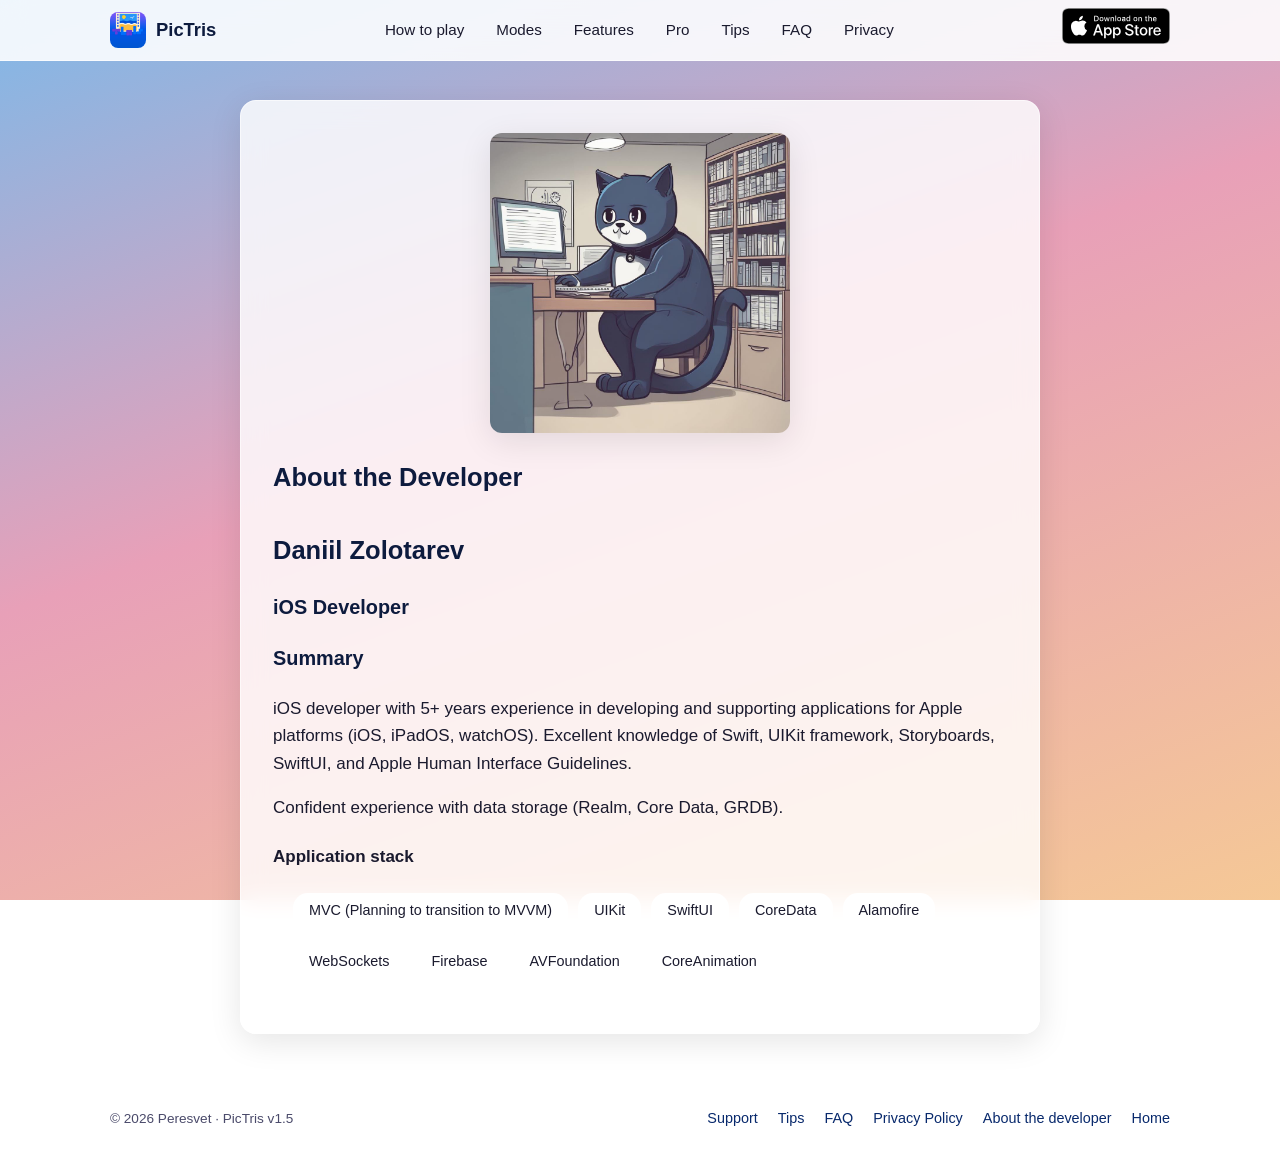
<file: about.html>
<!DOCTYPE html>
<html lang="en">
<head>
    <meta charset="UTF-8">
    <meta name="viewport" content="width=device-width, initial-scale=1.0">
    <title>About the Developer — PicTris</title>
    <meta name="description" content="Daniil Zolotarev — iOS developer and creator of PicTris, a photo puzzle arcade app with Tetris gameplay over your gallery.">
    <meta name="keywords" content="pictris, tetris, photo, puzzle, arcade, gallery, video, blogger, creator, reaction, screen record, photo roulette">
    <link rel="canonical" href="https://gromozekapp.github.io/Pictris_web/about.html">
    <link rel="icon" type="image/png" sizes="32x32" href="favicon-32.png">
    <link rel="apple-touch-icon" href="apple-touch-icon.png">
    <link rel="stylesheet" href="css/main.css">
    <script src="js/theme.js" defer></script>
    <script src="js/main.js" defer></script>
</head>
<body>
    <header class="site-header">
        <div class="header-inner">
            <a href="index.html" class="logo" aria-label="PicTris home">
                <img src="images/hero/app-icon.png" alt="" width="36" height="36">
                PicTris
            </a>
            <button class="nav-toggle" aria-label="Toggle navigation" aria-expanded="false">
                <span></span><span></span><span></span>
            </button>
            <nav aria-label="Main navigation">
                <ul class="nav-links">
                    <li><a href="index.html#how-to-play">How to play</a></li>
                    <li><a href="index.html#modes">Modes</a></li>
                    <li><a href="index.html#features">Features</a></li>
                    <li><a href="index.html#pro">Pro</a></li>
                    <li><a href="tips.html">Tips</a></li>
                    <li><a href="faq.html">FAQ</a></li>
                    <li><a href="privacy.html">Privacy</a></li>
                </ul>
            </nav>
            <div class="header-cta">
                <a href="https://apps.apple.com/bg/app/pictris/id6739788238" class="app-store-link" target="_blank" rel="noopener noreferrer">
                    <img src="images/US/Download_on_App_Store/Black_lockup/SVG/Download_on_the_App_Store_Badge_US-UK_RGB_blk_092917.svg"
                         alt="Download on the App Store"
                         class="app-store-badge light-badge"
                         height="36">
                    <img src="images/US/Download_on_App_Store/White_lockup/SVG/Download_on_the_App_Store_Badge_US-UK_RGB_wht_092917.svg"
                         alt="Download on the App Store"
                         class="app-store-badge dark-badge"
                         height="36">
                </a>
            </div>
        </div>
    </header>

    <main>
        <article class="page-content container">
            <img src="images/cat-with-laptop.jpg"
                 alt="Developer cat with a laptop"
                 width="300" height="300"
                 class="page-hero-img developer-cat"
                 loading="lazy">

            <h1>About the Developer</h1>

            <section>
                <h2>Daniil Zolotarev</h2>
                <h3>iOS Developer</h3>

                <h3>Summary</h3>
                <p>iOS developer with 5+ years experience in developing and supporting applications for Apple platforms (iOS, iPadOS, watchOS). Excellent knowledge of Swift, UIKit framework, Storyboards, SwiftUI, and Apple Human Interface Guidelines.</p>
                <p>Confident experience with data storage (Realm, Core Data, GRDB).</p>

                <h4>Application stack</h4>
                <ul class="tech-stack">
                    <li>MVC (Planning to transition to MVVM)</li>
                    <li>UIKit</li>
                    <li>SwiftUI</li>
                    <li>CoreData</li>
                    <li>Alamofire</li>
                    <li>WebSockets</li>
                    <li>Firebase</li>
                    <li>AVFoundation</li>
                    <li>CoreAnimation</li>
                </ul>
            </section>
        </article>
    </main>

    <footer class="site-footer">
        <div class="footer-inner">
            <p class="footer-copy">© 2026 Peresvet · PicTris v1.5</p>
            <div class="footer-links">
                <a href="mailto:gromozeka@abv.bg">Support</a>
                <a href="tips.html">Tips</a>
                <a href="faq.html">FAQ</a>
                <a href="privacy.html">Privacy Policy</a>
                <a href="about.html">About the developer</a>
                <a href="index.html">Home</a>
            </div>
        </div>
    </footer>
</body>
</html>
</file>
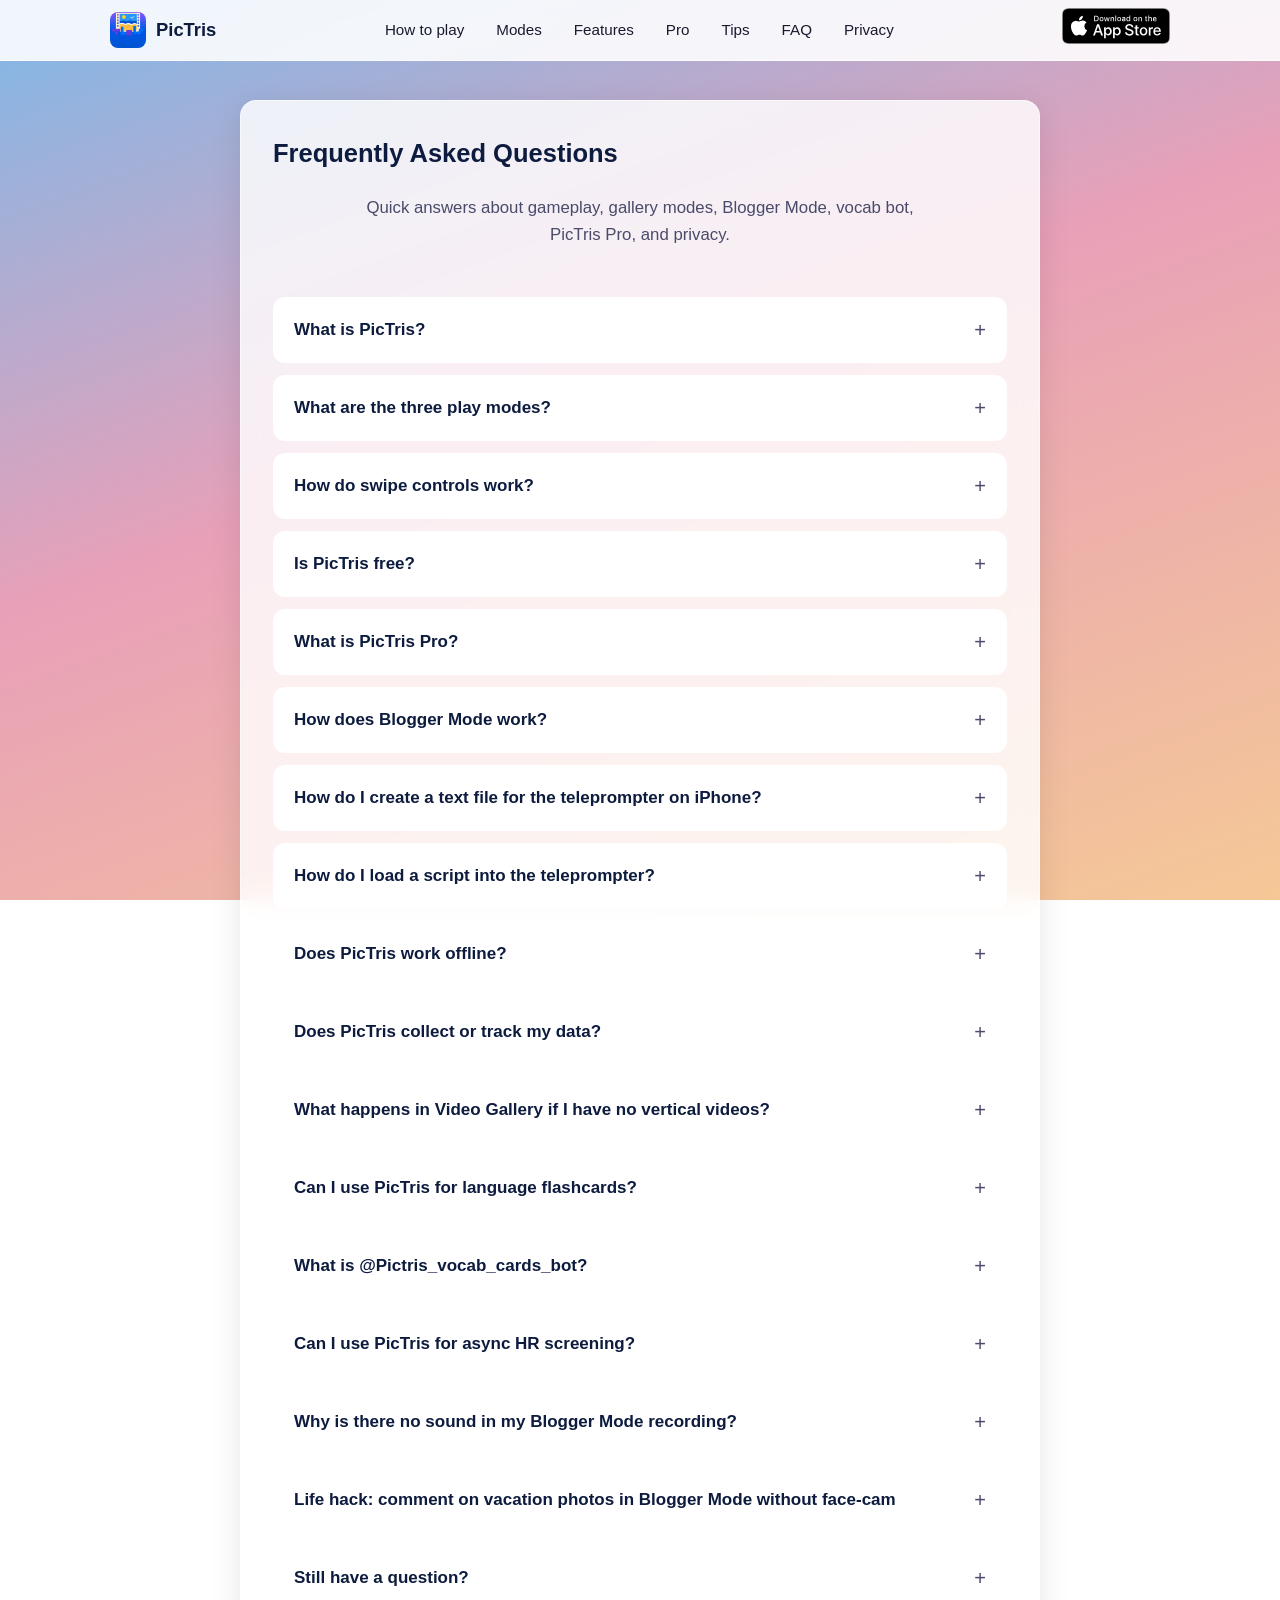
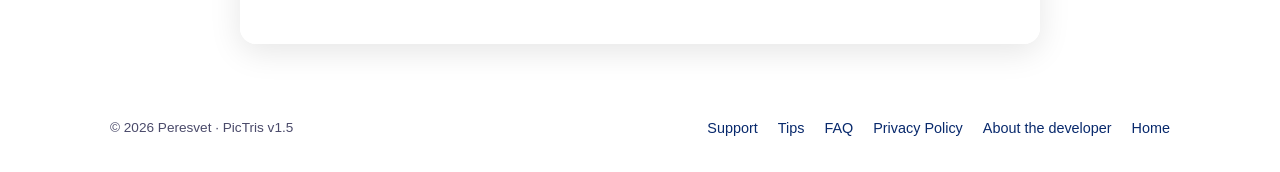
<file: faq.html>
<!DOCTYPE html>
<html lang="en">
<head>
    <meta charset="UTF-8">
    <meta name="viewport" content="width=device-width, initial-scale=1.0">
    <title>FAQ — PicTris</title>
    <meta name="description" content="FAQ about PicTris — photo puzzle arcade, @Pictris_vocab_cards_bot flashcards, async HR screening, Blogger Mode, teleprompter, and PicTris Pro.">
    <meta name="keywords" content="pictris, tetris, flashcards, telegram bot, vocab cards, language tutor, HR screening, async interview, blogger mode, teleprompter, gallery">
    <link rel="canonical" href="https://gromozekapp.github.io/Pictris_web/faq.html">
    <link rel="icon" type="image/png" sizes="32x32" href="favicon-32.png">
    <link rel="apple-touch-icon" href="apple-touch-icon.png">
    <link rel="stylesheet" href="css/main.css">
    <script src="js/theme.js" defer></script>
    <script src="js/main.js" defer></script>
</head>
<body>
    <header class="site-header">
        <div class="header-inner">
            <a href="index.html" class="logo" aria-label="PicTris home">
                <img src="images/hero/app-icon.png" alt="" width="36" height="36">
                PicTris
            </a>
            <button class="nav-toggle" aria-label="Toggle navigation" aria-expanded="false">
                <span></span><span></span><span></span>
            </button>
            <nav aria-label="Main navigation">
                <ul class="nav-links">
                    <li><a href="index.html#how-to-play">How to play</a></li>
                    <li><a href="index.html#modes">Modes</a></li>
                    <li><a href="index.html#features">Features</a></li>
                    <li><a href="index.html#pro">Pro</a></li>
                    <li><a href="tips.html">Tips</a></li>
                    <li><a href="faq.html" aria-current="page">FAQ</a></li>
                    <li><a href="privacy.html">Privacy</a></li>
                </ul>
            </nav>
            <div class="header-cta">
                <a href="https://apps.apple.com/bg/app/pictris/id6739788238" class="app-store-link" target="_blank" rel="noopener noreferrer">
                    <img src="images/US/Download_on_App_Store/Black_lockup/SVG/Download_on_the_App_Store_Badge_US-UK_RGB_blk_092917.svg"
                         alt="Download on the App Store"
                         class="app-store-badge light-badge"
                         height="36">
                    <img src="images/US/Download_on_App_Store/White_lockup/SVG/Download_on_the_App_Store_Badge_US-UK_RGB_wht_092917.svg"
                         alt="Download on the App Store"
                         class="app-store-badge dark-badge"
                         height="36">
                </a>
            </div>
        </div>
    </header>

    <main>
        <article class="page-content container">
            <h1>Frequently Asked Questions</h1>
            <p class="section-subtitle">Quick answers about gameplay, gallery modes, Blogger Mode, vocab bot, PicTris Pro, and privacy.</p>

            <div class="faq-list">

                <details class="faq-item">
                    <summary class="faq-question">What is PicTris?</summary>
                    <div class="faq-answer">
                        <p>PicTris is Tetris meets your photo library. You save videos and photos — and never open them again. PicTris turns forgotten clips and images from your gallery into the backdrop of a classic block puzzle. Play offline, swipe through your own media like a personal feed, and rediscover memories while you play.</p>
                    </div>
                </details>

                <details class="faq-item">
                    <summary class="faq-question">What are the three play modes?</summary>
                    <div class="faq-answer">
                        <ul>
                            <li><strong>Photo Gallery</strong> — static photos from your library behind the game board</li>
                            <li><strong>Video Gallery</strong> — vertical videos play in the background, with sound</li>
                            <li><strong>Blogger Mode</strong> — front camera as a live background while you play and record</li>
                        </ul>
                    </div>
                </details>

                <details class="faq-item">
                    <summary class="faq-question">How do swipe controls work?</summary>
                    <div class="faq-answer">
                        <ul>
                            <li><strong>Swipe left / right</strong> — move the falling block and browse your gallery</li>
                            <li><strong>Swipe up</strong> — rotate the block</li>
                            <li><strong>Swipe down</strong> — hard-drop the block and jump to the next photo or video</li>
                            <li><strong>Long press</strong> — pause the game and video playback together</li>
                        </ul>
                        <p>You can also filter media by day, week, month, year, or all photos; preview what’s coming next in the left panel; delete unwanted items; and share the current photo or video.</p>
                    </div>
                </details>

                <details class="faq-item">
                    <summary class="faq-question">Is PicTris free?</summary>
                    <div class="faq-answer">
                        <p>Yes. The core game — Photo Gallery and Video Gallery — is completely free with no ads, no tracking, and no accounts. Blogger Mode includes <strong>one free recording per day</strong>. PicTris Pro is an optional upgrade for creators who need more.</p>
                    </div>
                </details>

                <details class="faq-item">
                    <summary class="faq-question">What is PicTris Pro?</summary>
                    <div class="faq-answer">
                        <p>PicTris Pro is an optional In-App Purchase (monthly or lifetime) that unlocks:</p>
                        <ul>
                            <li>Unlimited Blogger Mode recordings</li>
                            <li>No watermark on exported videos</li>
                            <li>Full teleprompter access — auto scroll, manual swipe, scripts from Files</li>
                        </ul>
                        <p>The core game stays free. Pro only adds advanced Blogger Mode features.</p>
                    </div>
                </details>

                <details class="faq-item">
                    <summary class="faq-question">How does Blogger Mode work?</summary>
                    <div class="faq-answer">
                        <p>Blogger Mode turns PicTris into a reaction and gameplay recorder for creators:</p>
                        <ul>
                            <li>Your <strong>front camera</strong> fills the background</li>
                            <li><strong>Screen capture</strong> records the session</li>
                            <li>The <strong>microphone</strong> captures your voice together with in-game sounds</li>
                            <li>Hide the grid or score panel for a cleaner shot</li>
                            <li>Use the built-in <strong>teleprompter</strong> with auto scroll or manual swipe</li>
                            <li>After game over — watch, save to Photos, or share your video</li>
                        </ul>
                        <p>Recordings stay on your device.</p>
                    </div>
                </details>

                <details class="faq-item">
                    <summary class="faq-question">How do I create a text file for the teleprompter on iPhone?</summary>
                    <div class="faq-answer">
                        <p>In Blogger Mode, the teleprompter loads plain <code>.txt</code> files from the Files app. Here is the easiest way to create one:</p>
                        <ol>
                            <li>Open <strong>Notes</strong></li>
                            <li>Tap the <strong>pencil</strong> icon in the top-right corner to start a new note</li>
                            <li>Write your script</li>
                            <li>Tap <strong>Share</strong> in the top-right corner → <strong>Save to Files</strong></li>
                            <li>Choose a folder and add <strong>.txt</strong> to the end of the filename (for example, <code>my-script.txt</code>)</li>
                            <li>Tap <strong>Save</strong></li>
                        </ol>
                        <p>In PicTris, open Blogger Mode → teleprompter → load the file from Files.</p>
                    </div>
                </details>

                <details class="faq-item">
                    <summary class="faq-question">How do I load a script into the teleprompter?</summary>
                    <div class="faq-answer">
                        <ol>
                            <li>Start a game in <strong>Blogger Mode</strong></li>
                            <li>Open the teleprompter panel</li>
                            <li>Tap to import a <code>.txt</code> file from the <strong>Files</strong> app</li>
                            <li>Choose <strong>auto scroll</strong> or <strong>manual swipe</strong> to read while you play</li>
                        </ol>
                    </div>
                </details>

                <details class="faq-item">
                    <summary class="faq-question">Does PicTris work offline?</summary>
                    <div class="faq-answer">
                        <p>Yes. Core gameplay is fully offline — no internet required. Your photos, videos, and recordings never leave your device.</p>
                    </div>
                </details>

                <details class="faq-item">
                    <summary class="faq-question">Does PicTris collect or track my data?</summary>
                    <div class="faq-answer">
                        <p>No. PicTris has no ads, no analytics, no tracking, and no user accounts. Everything stays on your device. Photo library access is only used to display your media as game backgrounds — you control permissions in iOS Settings at any time.</p>
                    </div>
                </details>

                <details class="faq-item">
                    <summary class="faq-question">What happens in Video Gallery if I have no vertical videos?</summary>
                    <div class="faq-answer">
                        <p>If you deny photo library access, or your library has no portrait videos, PicTris shows a <strong>default static background</strong> — the same placeholder used in Photo Gallery. No internet required, no downloads. Grant access and add vertical videos to your library to play them as backgrounds with sound.</p>
                    </div>
                </details>

                <details class="faq-item">
                    <summary class="faq-question">Can I use PicTris for language flashcards?</summary>
                    <div class="faq-answer">
                        <p>Yes. Generate vertical vocab cards with the Telegram bot <a href="https://t.me/Pictris_vocab_cards_bot" target="_blank" rel="noopener noreferrer">@Pictris_vocab_cards_bot</a>, save the PNGs to Photos, open <strong>Photo Gallery</strong>, and use <strong>Limit Access</strong> to show only those images. Play Tetris while cards cycle in the background — a quick review session between lessons.</p>
                        <p>For oral checks, use <strong>Blogger Mode</strong> with a <code>.txt</code> question script in the teleprompter. Upload the recording to cloud or social and send the link to your tutor. <a href="tips.html#language-flashcards">Full guide →</a></p>
                    </div>
                </details>

                <details class="faq-item">
                    <summary class="faq-question">What is @Pictris_vocab_cards_bot?</summary>
                    <div class="faq-answer">
                        <p><a href="https://t.me/Pictris_vocab_cards_bot" target="_blank" rel="noopener noreferrer">@Pictris_vocab_cards_bot</a> is a Telegram bot that creates vocabulary flashcards for PicTris — vertical <strong>1080×1920</strong> PNGs with word, transcription, example sentence, and optional AI illustration.</p>
                        <ul>
                            <li>Send a word list as text or upload <code>words.txt</code> / <code>words.json</code></li>
                            <li>Free tier: daily credits without AI images</li>
                            <li>Paid packs via Telegram Stars for AI art and more cards</li>
                        </ul>
                        <p>Save the deck to Photos, then review in PicTris Photo Gallery. The bot makes the cards — the app helps you memorize. <a href="tips.html#vocab-bot">How to use →</a></p>
                    </div>
                </details>

                <details class="faq-item">
                    <summary class="faq-question">Can I use PicTris for async HR screening?</summary>
                    <div class="faq-answer">
                        <p>Yes. <strong>Blogger Mode</strong> lets you record answers to HR questions on the front camera with a teleprompter script loaded from Files. Hide the grid for a cleaner frame, then upload to YouTube Unlisted, Google Drive, or iCloud and send the link to the recruiter.</p>
                        <p>You control where the video lives and who can see it — no third-party AI interview platform required. Some employers may still require their own tooling; PicTris is a candidate-controlled alternative, not an ATS. <a href="tips.html#hr-screening">Full guide →</a></p>
                    </div>
                </details>

                <details class="faq-item">
                    <summary class="faq-question">Why is there no sound in my Blogger Mode recording?</summary>
                    <div class="faq-answer">
                        <p>Make sure PicTris has <strong>Microphone</strong> permission in iOS Settings → PicTris. Screen recording captures gameplay video; the microphone records your voice separately during export.</p>
                    </div>
                </details>

                <details class="faq-item">
                    <summary class="faq-question">Life hack: comment on vacation photos in Blogger Mode without face-cam</summary>
                    <div class="faq-answer">
                        <p>Want to tell a story about a trip, birthday, or any event — with your photos on screen and your voice on the recording — but without showing your face? PicTris can do that. Blogger Mode normally uses the front camera as a live background. If camera access is off, the game falls back to your selected gallery photos instead. You play, comment, and export a video recap. <a href="tips.html#vacation-recap">Full step-by-step guide →</a></p>

                        <h3>What you get</h3>
                        <ul>
                            <li>A vertical video with your event photos as the backdrop</li>
                            <li>Tetris gameplay on top — or hide the grid for a cleaner look</li>
                            <li>Your voice commentary via the microphone</li>
                            <li>Swipe down to hard-drop a block and jump to the next photo while recording</li>
                        </ul>

                        <h3>Step 1 — Curate photos for the story</h3>
                        <ol>
                            <li>Open PicTris and go to <strong>Photo Gallery</strong> mode (or grant photo access when prompted).</li>
                            <li>When iOS asks for photo library access, tap <strong>Limit Access…</strong> (or <strong>Select Photos…</strong> on older iOS versions).</li>
                            <li>Pick only the photos you want in your story — e.g. all shots from one vacation, party, or weekend.</li>
                            <li>Confirm selection. PicTris will cycle through this curated set during gameplay.</li>
                        </ol>
                        <p>To add or remove photos later: <strong>Settings</strong> → <strong>PicTris</strong> → <strong>Photos</strong> → <strong>Edit Selected Photos…</strong></p>

                        <h3>Step 2 — Turn off camera access</h3>
                        <ol>
                            <li>Open the iOS <strong>Settings</strong> app.</li>
                            <li>Scroll down and tap <strong>PicTris</strong>.</li>
                            <li>Tap <strong>Camera</strong> and choose <strong>None</strong> (or disable camera access).</li>
                        </ol>
                        <p>Keep <strong>Microphone</strong> enabled — you need it for voice commentary. Photo library access should stay on for your selected images.</p>

                        <h3>Step 3 — Record in Blogger Mode</h3>
                        <ol>
                            <li>Open PicTris and start <strong>Blogger Mode</strong>.</li>
                            <li>Your curated photos appear as the live background instead of the camera feed.</li>
                            <li>Optional: open the <strong>teleprompter</strong> and load a <code>.txt</code> script so you do not forget what to say.</li>
                            <li>Optional: hide the <strong>grid</strong> or <strong>score panel</strong> for a cleaner recording.</li>
                            <li>Play and narrate — swipe down to move to the next photo when you are ready.</li>
                            <li>After game over: preview the recording, then save to Photos or share.</li>
                        </ol>

                        <h3>Tips for a better recap video</h3>
                        <ul>
                            <li>Order your selected photos chronologically in the library before recording, or plan which swipes advance the story.</li>
                            <li>Write a short script in Notes, save it as <code>.txt</code>, and use the teleprompter while you play.</li>
                            <li>Use a quiet room so your voice is clear over the game sounds.</li>
                            <li>Free plan: one Blogger Mode recording per day. <strong>PicTris Pro</strong> unlocks unlimited recordings and removes the watermark.</li>
                        </ul>

                        <p>When you are done, you can turn camera access back on in Settings → PicTris → Camera if you want face-cam recordings again.</p>
                    </div>
                </details>

                <details class="faq-item">
                    <summary class="faq-question">Still have a question?</summary>
                    <div class="faq-answer">
                        <p>Do you have any questions or suggestions? We are always happy to help! Contact us at <a href="mailto:gromozeka@abv.bg">gromozeka@abv.bg</a>.</p>
                    </div>
                </details>

            </div>
        </article>
    </main>

    <footer class="site-footer">
        <div class="footer-inner">
            <p class="footer-copy">© 2026 Peresvet · PicTris v1.5</p>
            <div class="footer-links">
                <a href="mailto:gromozeka@abv.bg">Support</a>
                <a href="tips.html">Tips</a>
                <a href="faq.html">FAQ</a>
                <a href="privacy.html">Privacy Policy</a>
                <a href="about.html">About the developer</a>
                <a href="index.html">Home</a>
            </div>
        </div>
    </footer>
</body>
</html>
</file>
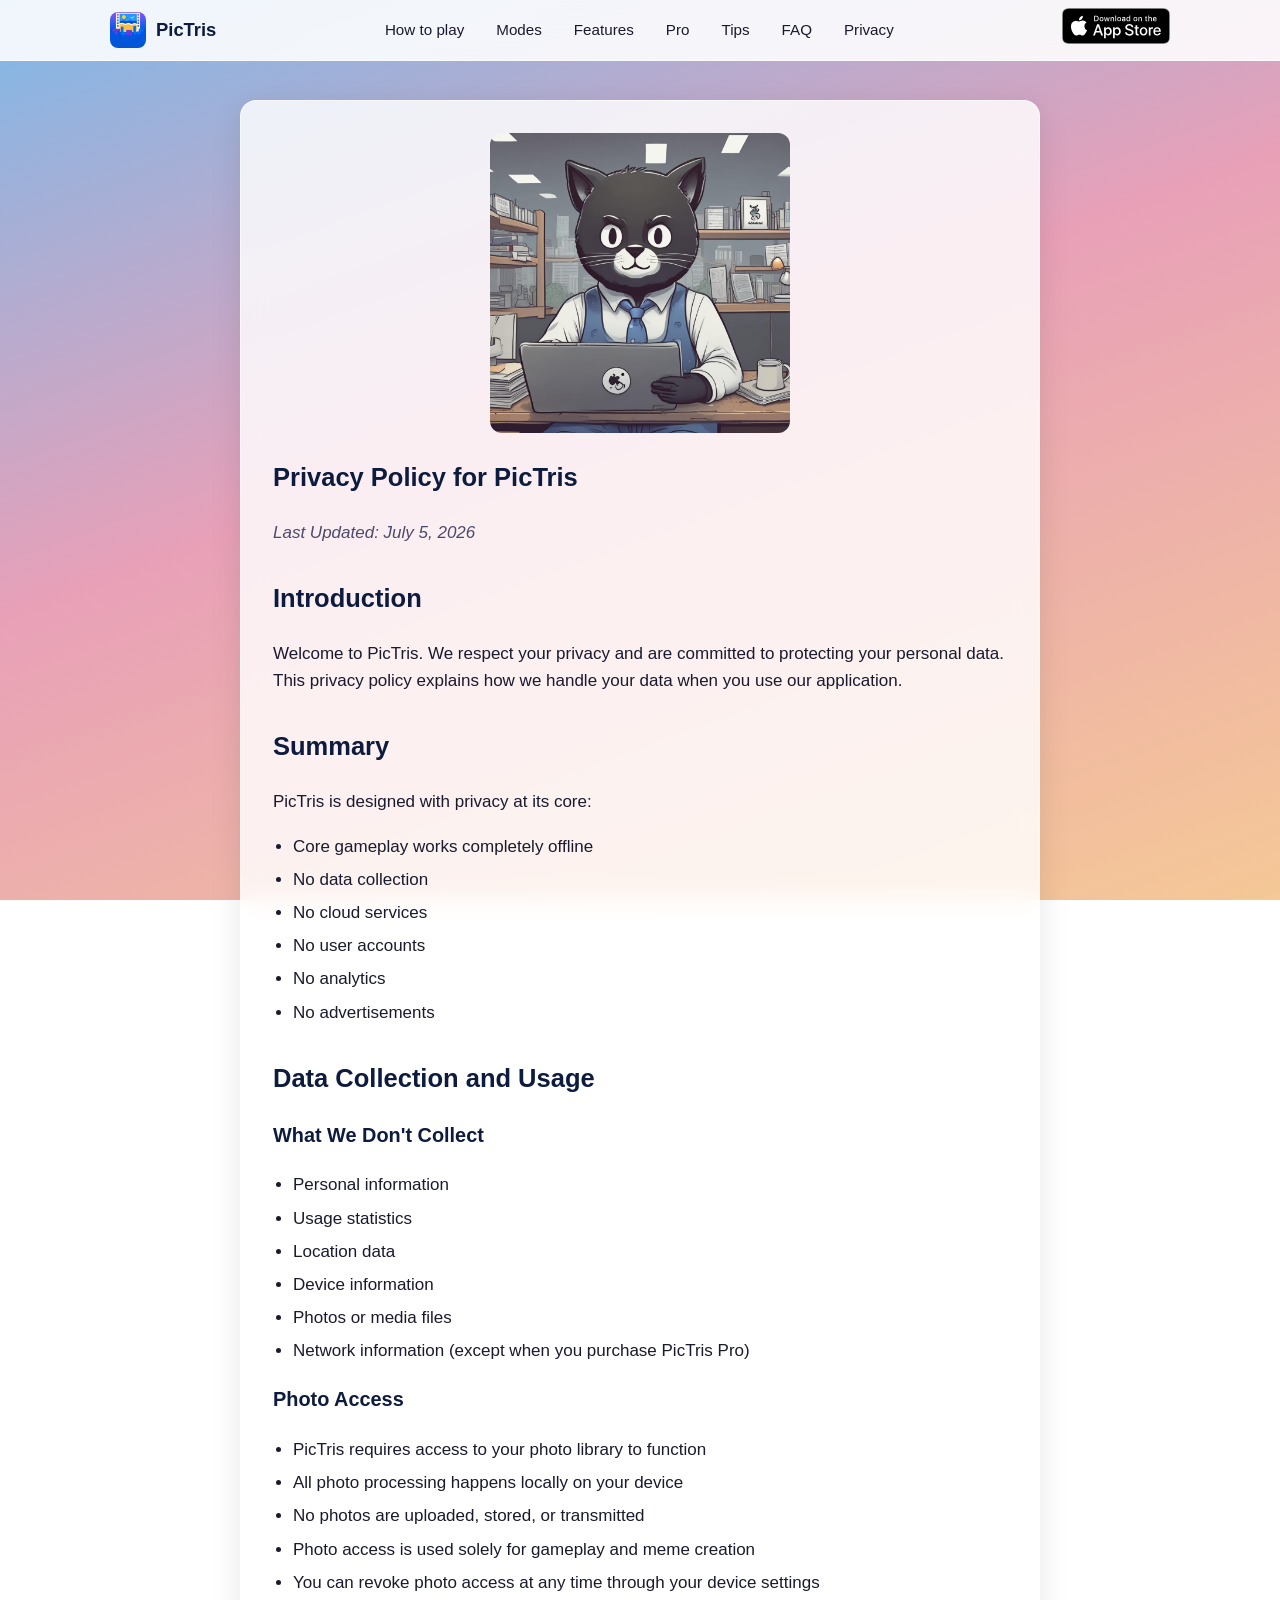
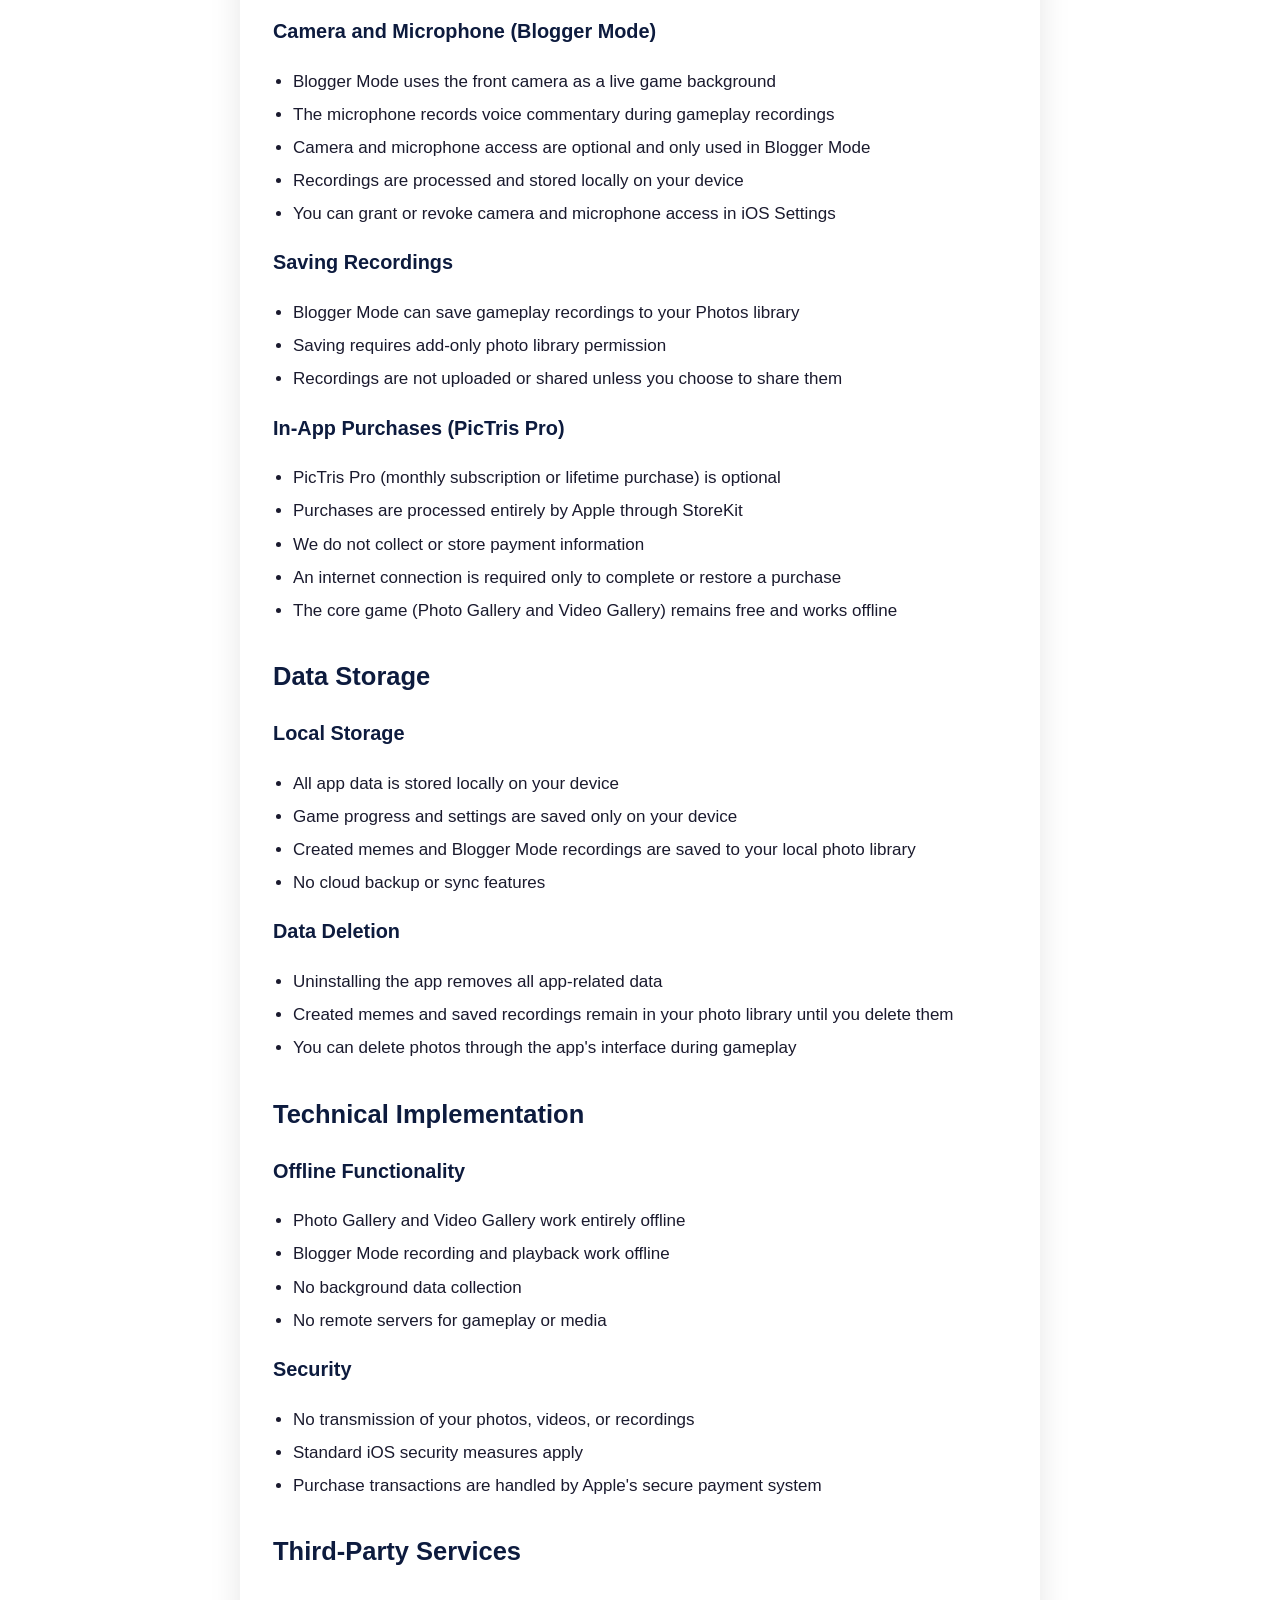
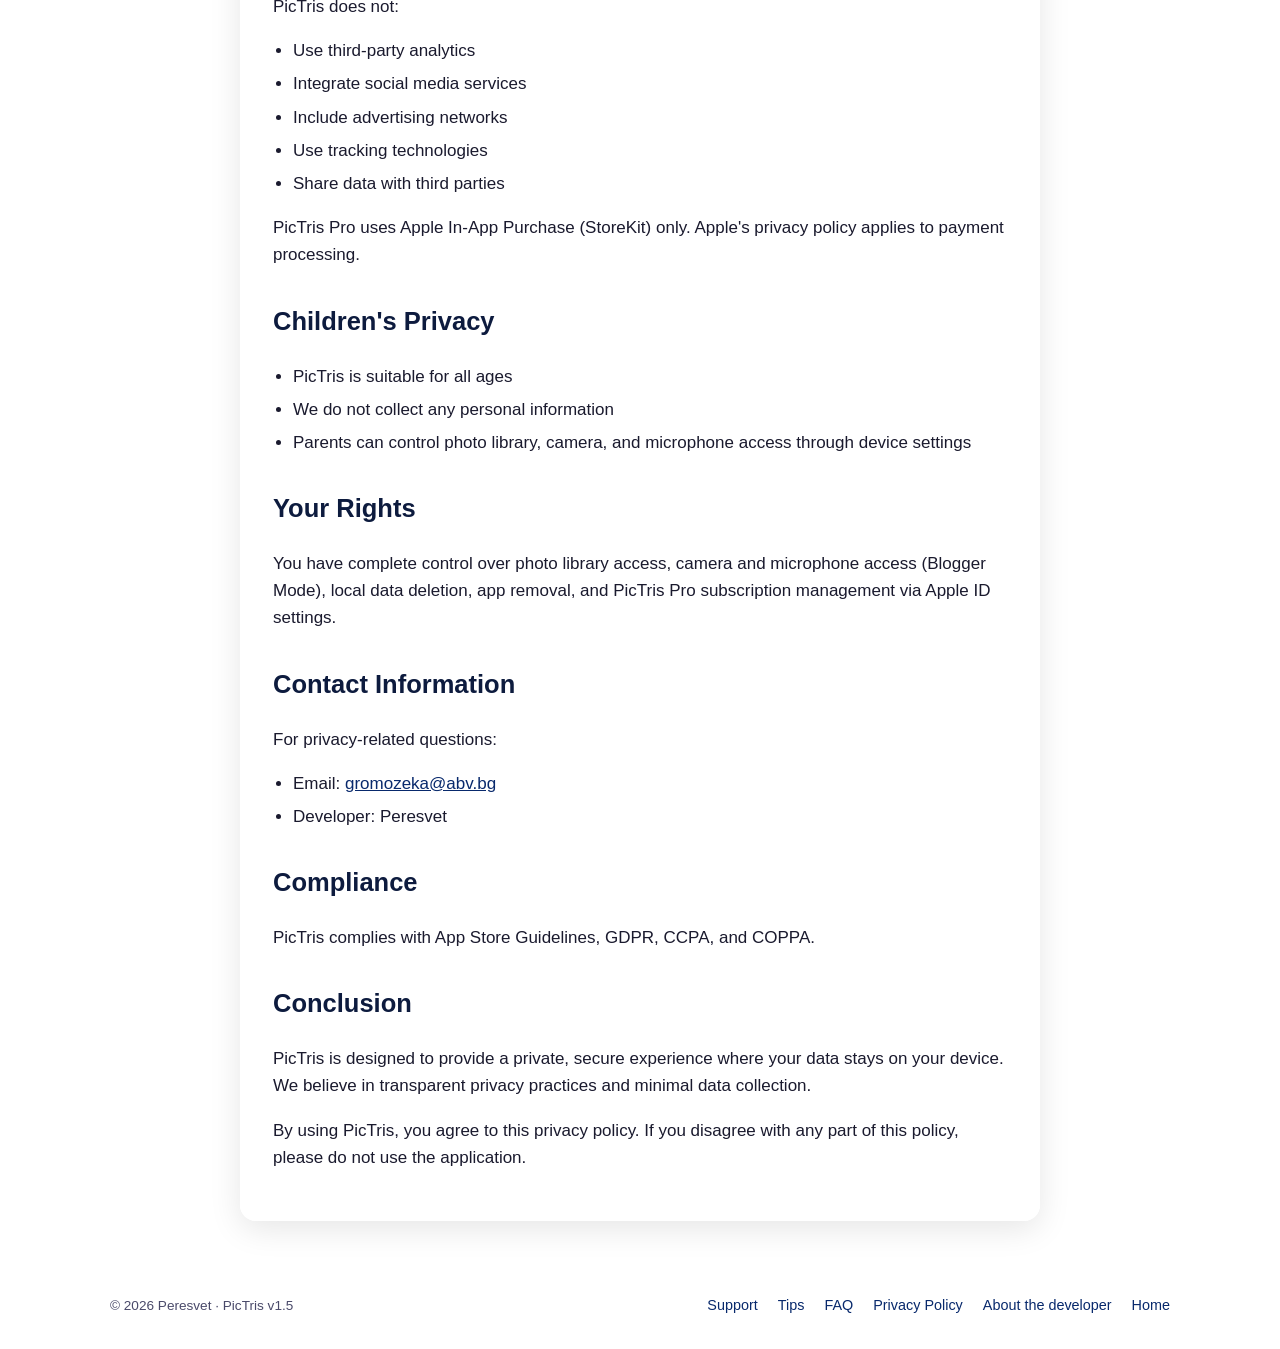
<file: privacy.html>
<!DOCTYPE html>
<html lang="en">
<head>
    <meta charset="UTF-8">
    <meta name="viewport" content="width=device-width, initial-scale=1.0">
    <title>Privacy Policy — PicTris</title>
    <meta name="description" content="PicTris privacy policy. Offline photo puzzle arcade — no data collection, no tracking, no ads. Your photos and videos stay on your device.">
    <meta name="keywords" content="pictris, tetris, photo, puzzle, arcade, gallery, video, blogger, creator, reaction, screen record, photo roulette">
    <link rel="canonical" href="https://gromozekapp.github.io/Pictris_web/privacy.html">
    <link rel="icon" type="image/png" sizes="32x32" href="favicon-32.png">
    <link rel="apple-touch-icon" href="apple-touch-icon.png">
    <link rel="stylesheet" href="css/main.css">
    <script src="js/theme.js" defer></script>
    <script src="js/main.js" defer></script>
</head>
<body>
    <header class="site-header">
        <div class="header-inner">
            <a href="index.html" class="logo" aria-label="PicTris home">
                <img src="images/hero/app-icon.png" alt="" width="36" height="36">
                PicTris
            </a>
            <button class="nav-toggle" aria-label="Toggle navigation" aria-expanded="false">
                <span></span><span></span><span></span>
            </button>
            <nav aria-label="Main navigation">
                <ul class="nav-links">
                    <li><a href="index.html#how-to-play">How to play</a></li>
                    <li><a href="index.html#modes">Modes</a></li>
                    <li><a href="index.html#features">Features</a></li>
                    <li><a href="index.html#pro">Pro</a></li>
                    <li><a href="tips.html">Tips</a></li>
                    <li><a href="faq.html">FAQ</a></li>
                    <li><a href="privacy.html">Privacy</a></li>
                </ul>
            </nav>
            <div class="header-cta">
                <a href="https://apps.apple.com/bg/app/pictris/id6739788238" class="app-store-link" target="_blank" rel="noopener noreferrer">
                    <img src="images/US/Download_on_App_Store/Black_lockup/SVG/Download_on_the_App_Store_Badge_US-UK_RGB_blk_092917.svg"
                         alt="Download on the App Store"
                         class="app-store-badge light-badge"
                         height="36">
                    <img src="images/US/Download_on_App_Store/White_lockup/SVG/Download_on_the_App_Store_Badge_US-UK_RGB_wht_092917.svg"
                         alt="Download on the App Store"
                         class="app-store-badge dark-badge"
                         height="36">
                </a>
            </div>
        </div>
    </header>

    <main>
        <article class="page-content container">
            <img src="images/cat-with-planshet.jpg"
                 alt="Cat with a tablet"
                 width="300" height="300"
                 class="page-hero-img"
                 loading="lazy">

            <h1>Privacy Policy for PicTris</h1>
            <p class="date">Last Updated: July 5, 2026</p>

            <section>
                <h2>Introduction</h2>
                <p>Welcome to PicTris. We respect your privacy and are committed to protecting your personal data. This privacy policy explains how we handle your data when you use our application.</p>
            </section>

            <section>
                <h2>Summary</h2>
                <p>PicTris is designed with privacy at its core:</p>
                <ul>
                    <li>Core gameplay works completely offline</li>
                    <li>No data collection</li>
                    <li>No cloud services</li>
                    <li>No user accounts</li>
                    <li>No analytics</li>
                    <li>No advertisements</li>
                </ul>
            </section>

            <section>
                <h2>Data Collection and Usage</h2>
                <h3>What We Don't Collect</h3>
                <ul>
                    <li>Personal information</li>
                    <li>Usage statistics</li>
                    <li>Location data</li>
                    <li>Device information</li>
                    <li>Photos or media files</li>
                    <li>Network information (except when you purchase PicTris Pro)</li>
                </ul>

                <h3>Photo Access</h3>
                <ul>
                    <li>PicTris requires access to your photo library to function</li>
                    <li>All photo processing happens locally on your device</li>
                    <li>No photos are uploaded, stored, or transmitted</li>
                    <li>Photo access is used solely for gameplay and meme creation</li>
                    <li>You can revoke photo access at any time through your device settings</li>
                </ul>

                <h3>Camera and Microphone (Blogger Mode)</h3>
                <ul>
                    <li>Blogger Mode uses the front camera as a live game background</li>
                    <li>The microphone records voice commentary during gameplay recordings</li>
                    <li>Camera and microphone access are optional and only used in Blogger Mode</li>
                    <li>Recordings are processed and stored locally on your device</li>
                    <li>You can grant or revoke camera and microphone access in iOS Settings</li>
                </ul>

                <h3>Saving Recordings</h3>
                <ul>
                    <li>Blogger Mode can save gameplay recordings to your Photos library</li>
                    <li>Saving requires add-only photo library permission</li>
                    <li>Recordings are not uploaded or shared unless you choose to share them</li>
                </ul>

                <h3>In-App Purchases (PicTris Pro)</h3>
                <ul>
                    <li>PicTris Pro (monthly subscription or lifetime purchase) is optional</li>
                    <li>Purchases are processed entirely by Apple through StoreKit</li>
                    <li>We do not collect or store payment information</li>
                    <li>An internet connection is required only to complete or restore a purchase</li>
                    <li>The core game (Photo Gallery and Video Gallery) remains free and works offline</li>
                </ul>
            </section>

            <section>
                <h2>Data Storage</h2>
                <h3>Local Storage</h3>
                <ul>
                    <li>All app data is stored locally on your device</li>
                    <li>Game progress and settings are saved only on your device</li>
                    <li>Created memes and Blogger Mode recordings are saved to your local photo library</li>
                    <li>No cloud backup or sync features</li>
                </ul>

                <h3>Data Deletion</h3>
                <ul>
                    <li>Uninstalling the app removes all app-related data</li>
                    <li>Created memes and saved recordings remain in your photo library until you delete them</li>
                    <li>You can delete photos through the app's interface during gameplay</li>
                </ul>
            </section>

            <section>
                <h2>Technical Implementation</h2>
                <h3>Offline Functionality</h3>
                <ul>
                    <li>Photo Gallery and Video Gallery work entirely offline</li>
                    <li>Blogger Mode recording and playback work offline</li>
                    <li>No background data collection</li>
                    <li>No remote servers for gameplay or media</li>
                </ul>

                <h3>Security</h3>
                <ul>
                    <li>No transmission of your photos, videos, or recordings</li>
                    <li>Standard iOS security measures apply</li>
                    <li>Purchase transactions are handled by Apple's secure payment system</li>
                </ul>
            </section>

            <section>
                <h2>Third-Party Services</h2>
                <p>PicTris does not:</p>
                <ul>
                    <li>Use third-party analytics</li>
                    <li>Integrate social media services</li>
                    <li>Include advertising networks</li>
                    <li>Use tracking technologies</li>
                    <li>Share data with third parties</li>
                </ul>
                <p>PicTris Pro uses Apple In-App Purchase (StoreKit) only. Apple's privacy policy applies to payment processing.</p>
            </section>

            <section>
                <h2>Children's Privacy</h2>
                <ul>
                    <li>PicTris is suitable for all ages</li>
                    <li>We do not collect any personal information</li>
                    <li>Parents can control photo library, camera, and microphone access through device settings</li>
                </ul>
            </section>

            <section>
                <h2>Your Rights</h2>
                <p>You have complete control over photo library access, camera and microphone access (Blogger Mode), local data deletion, app removal, and PicTris Pro subscription management via Apple ID settings.</p>
            </section>

            <section>
                <h2>Contact Information</h2>
                <p>For privacy-related questions:</p>
                <ul>
                    <li>Email: <a href="mailto:gromozeka@abv.bg">gromozeka@abv.bg</a></li>
                    <li>Developer: Peresvet</li>
                </ul>
            </section>

            <section>
                <h2>Compliance</h2>
                <p>PicTris complies with App Store Guidelines, GDPR, CCPA, and COPPA.</p>
            </section>

            <section>
                <h2>Conclusion</h2>
                <p>PicTris is designed to provide a private, secure experience where your data stays on your device. We believe in transparent privacy practices and minimal data collection.</p>
                <p>By using PicTris, you agree to this privacy policy. If you disagree with any part of this policy, please do not use the application.</p>
            </section>
        </article>
    </main>

    <footer class="site-footer">
        <div class="footer-inner">
            <p class="footer-copy">© 2026 Peresvet · PicTris v1.5</p>
            <div class="footer-links">
                <a href="mailto:gromozeka@abv.bg">Support</a>
                <a href="tips.html">Tips</a>
                <a href="faq.html">FAQ</a>
                <a href="privacy.html">Privacy Policy</a>
                <a href="about.html">About the developer</a>
                <a href="index.html">Home</a>
            </div>
        </div>
    </footer>
</body>
</html>
</file>
<file: css/main.css>
/* PicTris landing — main styles */

:root[data-theme="light"] {
  --bg-gradient-start: #7eb8e8;
  --bg-gradient-mid: #e8a0b8;
  --bg-gradient-end: #f5c896;
  --text-color: #1a1a2e;
  --text-muted: #4a4a6a;
  --heading-color: #0d1b3e;
  --link-color: #08296c;
  --link-hover: #0a3d8f;
  --surface: rgba(255, 255, 255, 0.82);
  --surface-solid: #ffffff;
  --surface-border: rgba(255, 255, 255, 0.6);
  --header-bg: rgba(255, 255, 255, 0.88);
  --shadow: 0 8px 32px rgba(0, 0, 0, 0.1);
  --accent-purple: #7b3ff2;
  --accent-cyan: #00bcd4;
  --accent-orange: #ff9800;
  --focus-ring: #2196f3;
}

:root[data-theme="dark"] {
  --bg-gradient-start: #1a2a4a;
  --bg-gradient-mid: #3d1f3d;
  --bg-gradient-end: #2a1a10;
  --text-color: #f0f0f5;
  --text-muted: #b0b0c8;
  --heading-color: #ffffff;
  --link-color: #90caf9;
  --link-hover: #bbdefb;
  --surface: rgba(20, 20, 40, 0.75);
  --surface-solid: #1a1a2e;
  --surface-border: rgba(255, 255, 255, 0.12);
  --header-bg: rgba(10, 10, 30, 0.88);
  --shadow: 0 8px 32px rgba(0, 0, 0, 0.4);
  --accent-purple: #9d6ff7;
  --accent-cyan: #26c6da;
  --accent-orange: #ffb74d;
  --focus-ring: #64b5f6;
}

*, *::before, *::after {
  box-sizing: border-box;
}

html {
  scroll-behavior: smooth;
}

@media (prefers-reduced-motion: reduce) {
  html {
    scroll-behavior: auto;
  }

  *, *::before, *::after {
    animation-duration: 0.01ms !important;
    animation-iteration-count: 1 !important;
    transition-duration: 0.01ms !important;
  }
}

body {
  margin: 0;
  font-family: -apple-system, BlinkMacSystemFont, "SF Pro Text", "Segoe UI", Roboto, Helvetica, Arial, sans-serif;
  font-size: 17px;
  line-height: 1.6;
  color: var(--text-color);
  background: linear-gradient(160deg, var(--bg-gradient-start) 0%, var(--bg-gradient-mid) 45%, var(--bg-gradient-end) 100%);
  background-attachment: fixed;
  min-height: 100vh;
  -webkit-font-smoothing: antialiased;
  -moz-osx-font-smoothing: grayscale;
}

a {
  color: var(--link-color);
  transition: color 0.2s ease;
}

a:hover {
  color: var(--link-hover);
}

a:focus-visible,
button:focus-visible {
  outline: 2px solid var(--focus-ring);
  outline-offset: 3px;
  border-radius: 4px;
}

img {
  max-width: 100%;
  height: auto;
  display: block;
}

/* Header */
.site-header {
  position: fixed;
  top: 0;
  left: 0;
  right: 0;
  z-index: 1000;
  background: var(--header-bg);
  backdrop-filter: blur(12px);
  -webkit-backdrop-filter: blur(12px);
  border-bottom: 1px solid var(--surface-border);
}

.header-inner {
  max-width: 1100px;
  margin: 0 auto;
  padding: 0 20px;
  height: 60px;
  display: flex;
  align-items: center;
  justify-content: space-between;
  gap: 16px;
}

.logo {
  display: flex;
  align-items: center;
  gap: 10px;
  text-decoration: none;
  color: var(--heading-color);
  font-weight: 700;
  font-size: 1.15rem;
}

.logo img {
  width: 36px;
  height: 36px;
  border-radius: 8px;
}

.nav-links {
  display: flex;
  align-items: center;
  gap: 8px;
  list-style: none;
  margin: 0;
  padding: 0;
}

.nav-links a {
  text-decoration: none;
  color: var(--text-color);
  font-size: 0.95rem;
  padding: 6px 12px;
  border-radius: 8px;
  transition: background 0.2s ease;
}

.nav-links a:hover {
  background: var(--surface);
  color: var(--link-color);
}

.header-cta .app-store-badge {
  height: 36px;
  width: auto;
}

/* App Store badge theme toggle */
.app-store-badge {
  transition: opacity 0.2s ease;
}

:root[data-theme="light"] .light-badge { display: inline-block; }
:root[data-theme="light"] .dark-badge { display: none; }
:root[data-theme="dark"] .light-badge { display: none; }
:root[data-theme="dark"] .dark-badge { display: inline-block; }

/* Layout */
main {
  padding-top: 60px;
}

.container {
  max-width: 1100px;
  margin: 0 auto;
  padding: 0 20px;
}

.section {
  padding: 72px 0;
}

.section-title {
  font-size: clamp(1.75rem, 4vw, 2.25rem);
  font-weight: 700;
  color: var(--heading-color);
  text-align: center;
  margin: 0 0 12px;
}

.section-subtitle {
  text-align: center;
  color: var(--text-muted);
  max-width: 600px;
  margin: 0 auto 48px;
  font-size: 1.05rem;
}

/* Hero */
.hero {
  padding: 80px 0 64px;
}

.hero-centered {
  text-align: center;
  max-width: 640px;
}

.hero-centered h1 {
  font-size: clamp(2rem, 5vw, 3rem);
  font-weight: 800;
  line-height: 1.15;
  color: var(--heading-color);
  margin: 0 0 20px;
}

.hero-tagline {
  font-size: 1.15rem;
  color: var(--text-muted);
  margin: 0 auto 32px;
  max-width: 520px;
}

.hero-badges {
  display: flex;
  flex-wrap: wrap;
  gap: 12px;
  align-items: center;
  justify-content: center;
}

.hero-badges .app-store-badge {
  height: 48px;
}

/* Video + What's new layout */
.video-whats-new-section {
  padding: 72px 0;
}

.layout-table {
  width: 100%;
  border-collapse: collapse;
  border: none;
}

.layout-table td {
  border: none;
  padding: 0;
  vertical-align: top;
}

.layout-col-video {
  width: 38%;
  padding-right: 32px;
}

.layout-col-whats-new {
  width: 62%;
  padding-left: 32px;
}

.layout-col-video .section-title,
.layout-col-whats-new .section-title {
  text-align: left;
}

.layout-col-video .section-subtitle {
  text-align: left;
  margin-left: 0;
  margin-right: 0;
  margin-bottom: 24px;
  max-width: none;
}

.video-wrapper {
  max-width: 300px;
  margin: 0;
  border-radius: 16px;
  overflow: hidden;
  box-shadow: var(--shadow);
  background: #111;
  position: relative;
}

.video-wrapper video {
  width: 100%;
  display: block;
  height: auto;
  object-fit: contain;
  background: #111;
  vertical-align: middle;
}

.video-unmute-btn {
  position: absolute;
  bottom: 16px;
  right: 16px;
  background: rgba(0, 0, 0, 0.65);
  color: #fff;
  border: none;
  border-radius: 24px;
  padding: 8px 16px;
  font-size: 0.85rem;
  cursor: pointer;
  backdrop-filter: blur(8px);
}

.video-unmute-btn:hover {
  background: rgba(0, 0, 0, 0.85);
}

.whats-new-stack {
  display: flex;
  flex-direction: column;
  gap: 16px;
  margin-bottom: 20px;
}

/* Play modes */
.modes-grid {
  display: grid;
  grid-template-columns: repeat(3, 1fr);
  gap: 24px;
}

.mode-card {
  background: var(--surface);
  backdrop-filter: blur(12px);
  -webkit-backdrop-filter: blur(12px);
  border: 1px solid var(--surface-border);
  border-radius: 16px;
  overflow: hidden;
  box-shadow: var(--shadow);
  transition: transform 0.25s ease;
}

.mode-card:hover {
  transform: translateY(-4px);
}

.mode-card picture,
.mode-card img {
  width: 100%;
}

.mode-card-body {
  padding: 20px;
}

.mode-card h3 {
  font-size: 1.1rem;
  color: var(--heading-color);
  margin: 0 0 8px;
}

.mode-card p {
  font-size: 0.95rem;
  color: var(--text-muted);
  margin: 0;
}

.mode-badge {
  display: inline-block;
  background: var(--accent-purple);
  color: #fff;
  font-size: 0.75rem;
  font-weight: 600;
  padding: 2px 8px;
  border-radius: 12px;
  margin-bottom: 8px;
}

/* What's new cards */
.whats-new-card {
  background: var(--surface);
  backdrop-filter: blur(12px);
  -webkit-backdrop-filter: blur(12px);
  border: 1px solid var(--surface-border);
  border-radius: 14px;
  padding: 28px;
  box-shadow: var(--shadow);
}

.whats-new-lead {
  font-size: 0.95rem;
  color: var(--text-color);
  margin: 0 0 12px;
}

.whats-new-card ul {
  margin: 0;
  padding-left: 1.25rem;
}

.whats-new-card li {
  font-size: 0.95rem;
  color: var(--text-muted);
  margin-bottom: 8px;
}

.whats-new-card li:last-child {
  margin-bottom: 0;
}

.whats-new-footnote {
  text-align: left;
  font-size: 0.95rem;
  color: var(--text-muted);
  font-style: italic;
  margin: 0;
}

/* How to play */
.controls-grid {
  display: grid;
  grid-template-columns: repeat(4, 1fr);
  gap: 20px;
  margin-bottom: 32px;
}

.control-card {
  background: var(--surface);
  backdrop-filter: blur(12px);
  -webkit-backdrop-filter: blur(12px);
  border: 1px solid var(--surface-border);
  border-radius: 14px;
  padding: 24px 20px;
  box-shadow: var(--shadow);
  text-align: center;
}

.control-gesture {
  display: inline-flex;
  align-items: center;
  justify-content: center;
  width: 52px;
  height: 52px;
  margin-bottom: 12px;
  border-radius: 12px;
  background: var(--accent-purple);
  color: #fff;
  font-size: 1.25rem;
  font-weight: 700;
}

.control-card h3 {
  font-size: 1rem;
  color: var(--heading-color);
  margin: 0 0 8px;
}

.control-card p {
  font-size: 0.9rem;
  color: var(--text-muted);
  margin: 0;
}

.controls-tips {
  max-width: 640px;
  margin: 0 auto;
  background: var(--surface);
  backdrop-filter: blur(12px);
  -webkit-backdrop-filter: blur(12px);
  border: 1px solid var(--surface-border);
  border-radius: 14px;
  padding: 24px 28px;
  box-shadow: var(--shadow);
}

.controls-tips h3 {
  font-size: 1rem;
  color: var(--heading-color);
  margin: 0 0 12px;
}

.controls-tips ul {
  margin: 0;
  padding-left: 1.25rem;
}

.controls-tips li {
  font-size: 0.95rem;
  color: var(--text-color);
  margin-bottom: 8px;
}

.controls-tips li:last-child {
  margin-bottom: 0;
}

/* Features grid */
.features-grid {
  display: grid;
  grid-template-columns: repeat(3, 1fr);
  gap: 20px;
}

.feature-card {
  background: var(--surface);
  backdrop-filter: blur(12px);
  -webkit-backdrop-filter: blur(12px);
  border: 1px solid var(--surface-border);
  border-radius: 14px;
  padding: 24px;
  box-shadow: var(--shadow);
}

.feature-icon {
  font-size: 1.75rem;
  margin-bottom: 12px;
  line-height: 1;
}

.feature-card h3 {
  font-size: 1rem;
  color: var(--heading-color);
  margin: 0 0 8px;
}

.feature-card p {
  font-size: 0.9rem;
  color: var(--text-muted);
  margin: 0;
}

/* Use cases */
.use-cases-grid {
  display: grid;
  grid-template-columns: repeat(2, 1fr);
  gap: 24px;
}

.use-case-card {
  background: var(--surface);
  backdrop-filter: blur(12px);
  -webkit-backdrop-filter: blur(12px);
  border: 1px solid var(--surface-border);
  border-radius: 16px;
  padding: 28px;
  box-shadow: var(--shadow);
}

.use-case-icon {
  font-size: 2rem;
  margin-bottom: 12px;
  line-height: 1;
}

.use-case-card h3 {
  font-size: 1.15rem;
  color: var(--heading-color);
  margin: 0 0 12px;
}

.use-case-card p {
  font-size: 0.95rem;
  color: var(--text-muted);
  margin: 0 0 12px;
}

.use-case-card .privacy-link {
  display: inline-block;
  margin-top: 8px;
  font-size: 0.95rem;
}

/* Pro section */
.pro-section {
  padding: 72px 0;
}

.pro-grid {
  display: grid;
  grid-template-columns: 1fr 1fr;
  gap: 48px;
  align-items: center;
  background: var(--surface);
  backdrop-filter: blur(12px);
  -webkit-backdrop-filter: blur(12px);
  border: 1px solid var(--surface-border);
  border-radius: 20px;
  padding: 40px;
  box-shadow: var(--shadow);
}

.pro-visual img {
  border-radius: 12px;
  max-width: 320px;
  margin: 0 auto;
}

.pro-content h2 {
  font-size: 1.75rem;
  color: var(--heading-color);
  margin: 0 0 16px;
}

.pro-list {
  list-style: none;
  padding: 0;
  margin: 0 0 20px;
}

.pro-list li {
  padding: 8px 0 8px 28px;
  position: relative;
  color: var(--text-color);
}

.pro-list li::before {
  content: "✓";
  position: absolute;
  left: 0;
  color: var(--accent-cyan);
  font-weight: 700;
}

.pro-note {
  font-size: 0.9rem;
  color: var(--text-muted);
  font-style: italic;
}

/* Privacy teaser */
.privacy-grid {
  display: grid;
  grid-template-columns: repeat(4, 1fr);
  gap: 20px;
  margin-bottom: 32px;
}

.privacy-item {
  text-align: center;
  background: var(--surface);
  backdrop-filter: blur(12px);
  -webkit-backdrop-filter: blur(12px);
  border: 1px solid var(--surface-border);
  border-radius: 14px;
  padding: 24px 16px;
  box-shadow: var(--shadow);
}

.privacy-item .icon {
  font-size: 2rem;
  margin-bottom: 8px;
}

.privacy-item h3 {
  font-size: 0.95rem;
  color: var(--heading-color);
  margin: 0 0 4px;
}

.privacy-item p {
  font-size: 0.85rem;
  color: var(--text-muted);
  margin: 0;
}

.privacy-link {
  text-align: center;
  display: block;
  font-weight: 600;
  font-size: 1.05rem;
}

/* Footer */
.site-footer {
  background: var(--header-bg);
  backdrop-filter: blur(12px);
  -webkit-backdrop-filter: blur(12px);
  border-top: 1px solid var(--surface-border);
  padding: 32px 0;
  margin-top: 32px;
}

.footer-inner {
  max-width: 1100px;
  margin: 0 auto;
  padding: 0 20px;
  display: flex;
  flex-wrap: wrap;
  justify-content: space-between;
  align-items: center;
  gap: 16px;
}

.footer-links {
  display: flex;
  gap: 20px;
  flex-wrap: wrap;
}

.footer-links a {
  text-decoration: none;
  font-size: 0.9rem;
}

.footer-copy {
  font-size: 0.85rem;
  color: var(--text-muted);
  margin: 0;
}

/* Subpages (privacy, about) */
.page-content {
  max-width: 800px;
  margin: 40px auto;
  padding: 32px;
  background: var(--surface);
  backdrop-filter: blur(12px);
  -webkit-backdrop-filter: blur(12px);
  border: 1px solid var(--surface-border);
  border-radius: 16px;
  box-shadow: var(--shadow);
}

.page-content h1 {
  color: var(--heading-color);
  margin-top: 0;
}

.page-content h2 {
  color: var(--heading-color);
  margin-top: 32px;
}

.page-content h3 {
  color: var(--heading-color);
}

.page-content .date {
  color: var(--text-muted);
  font-style: italic;
}

.page-content ul {
  padding-left: 1.25rem;
  margin: 0 0 16px;
}

.page-content li {
  margin-bottom: 6px;
  color: var(--text-color);
}

.tip-section {
  margin-top: 40px;
  padding-top: 8px;
  border-top: 1px solid var(--surface-border);
}

.tip-section:first-of-type {
  margin-top: 24px;
  border-top: none;
  padding-top: 0;
}

.tip-section .video-wrapper {
  margin: 24px auto;
}

.tip-video-caption {
  text-align: center;
  color: var(--text-muted);
  font-size: 0.9rem;
  margin: -8px 0 24px;
}

.tip-code {
  background: var(--surface-solid);
  border: 1px solid var(--surface-border);
  border-radius: 8px;
  padding: 16px;
  font-size: 0.9rem;
  line-height: 1.5;
  overflow-x: auto;
  white-space: pre-wrap;
  margin: 0 0 16px;
}

.tip-footer-link {
  margin-top: 32px;
}

.bot-cta {
  display: inline-block;
  margin: 4px 0 16px;
  padding: 12px 20px;
  font-weight: 600;
  font-size: 1.05rem;
  color: #fff;
  background: #2aabee;
  border-radius: 12px;
  text-decoration: none;
  box-shadow: var(--shadow);
  transition: background 0.2s ease, transform 0.15s ease;
}

.bot-cta:hover {
  color: #fff;
  background: #229ed9;
  transform: translateY(-1px);
}

.use-case-card .privacy-link + .privacy-link {
  margin-left: 16px;
}

.page-hero-img {
  border-radius: 12px;
  margin: 0 auto 24px;
  max-width: 300px;
}

/* FAQ */
.faq-list {
  margin-top: 32px;
  display: flex;
  flex-direction: column;
  gap: 12px;
}

.faq-item {
  background: var(--surface-solid);
  border: 1px solid var(--surface-border);
  border-radius: 12px;
  overflow: hidden;
}

.faq-question {
  padding: 16px 20px;
  font-weight: 600;
  color: var(--heading-color);
  cursor: pointer;
  list-style: none;
  display: flex;
  align-items: center;
  justify-content: space-between;
  gap: 12px;
}

.faq-question::-webkit-details-marker {
  display: none;
}

.faq-question::after {
  content: "+";
  font-size: 1.25rem;
  font-weight: 400;
  color: var(--text-muted);
  flex-shrink: 0;
  transition: transform 0.2s ease;
}

.faq-item[open] .faq-question::after {
  content: "−";
}

.faq-answer {
  padding: 0 20px 16px;
  color: var(--text-color);
}

.faq-answer p {
  margin: 0 0 12px;
}

.faq-answer p:last-child {
  margin-bottom: 0;
}

.faq-answer ol,
.faq-answer ul {
  margin: 0 0 12px;
  padding-left: 1.25rem;
}

.faq-answer li {
  margin-bottom: 6px;
}

.faq-answer code {
  font-size: 0.9em;
  background: var(--surface);
  border: 1px solid var(--surface-border);
  border-radius: 4px;
  padding: 1px 6px;
}

.tech-stack {
  list-style: none;
  padding: 0;
  display: flex;
  flex-wrap: wrap;
  gap: 10px;
}

.tech-stack li {
  background: var(--surface-solid);
  border: 1px solid var(--surface-border);
  padding: 5px 15px;
  border-radius: 15px;
  font-size: 0.9rem;
}

.developer-cat {
  border-radius: 12px;
  box-shadow: var(--shadow);
  transition: transform 0.25s ease;
}

.developer-cat:hover {
  transform: scale(1.02);
}

/* Mobile nav toggle */
.nav-toggle {
  display: none;
  background: none;
  border: none;
  cursor: pointer;
  padding: 8px;
  color: var(--text-color);
}

.nav-toggle span {
  display: block;
  width: 22px;
  height: 2px;
  background: currentColor;
  margin: 5px 0;
  border-radius: 2px;
}

/* Responsive */
@media (max-width: 900px) {
  .layout-table,
  .layout-table tbody,
  .layout-table tr,
  .layout-table td {
    display: block;
    width: 100%;
  }

  .layout-col-video,
  .layout-col-whats-new {
    width: 100%;
    padding: 0;
  }

  .layout-col-whats-new {
    margin-top: 48px;
  }

  .layout-col-video .video-wrapper {
    margin: 0 auto;
  }

  .controls-grid {
    grid-template-columns: repeat(2, 1fr);
  }

  .modes-grid {
    grid-template-columns: 1fr;
    max-width: 400px;
    margin: 0 auto;
  }

  .features-grid {
    grid-template-columns: repeat(2, 1fr);
  }

  .use-cases-grid {
    grid-template-columns: 1fr;
  }

  .pro-grid {
    grid-template-columns: 1fr;
    text-align: center;
  }

  .privacy-grid {
    grid-template-columns: repeat(2, 1fr);
  }
}

@media (max-width: 640px) {
  .nav-toggle {
    display: block;
  }

  .nav-links {
    display: none;
    position: absolute;
    top: 60px;
    left: 0;
    right: 0;
    flex-direction: column;
    background: var(--header-bg);
    backdrop-filter: blur(12px);
    padding: 16px;
    border-bottom: 1px solid var(--surface-border);
  }

  .nav-links.open {
    display: flex;
  }

  .header-cta {
    display: none;
  }

  .features-grid {
    grid-template-columns: 1fr;
  }

  .controls-grid {
    grid-template-columns: 1fr;
  }

  .privacy-grid {
    grid-template-columns: 1fr;
  }

  .section {
    padding: 48px 0;
  }

  .pro-grid {
    padding: 24px;
  }
}
</file>
